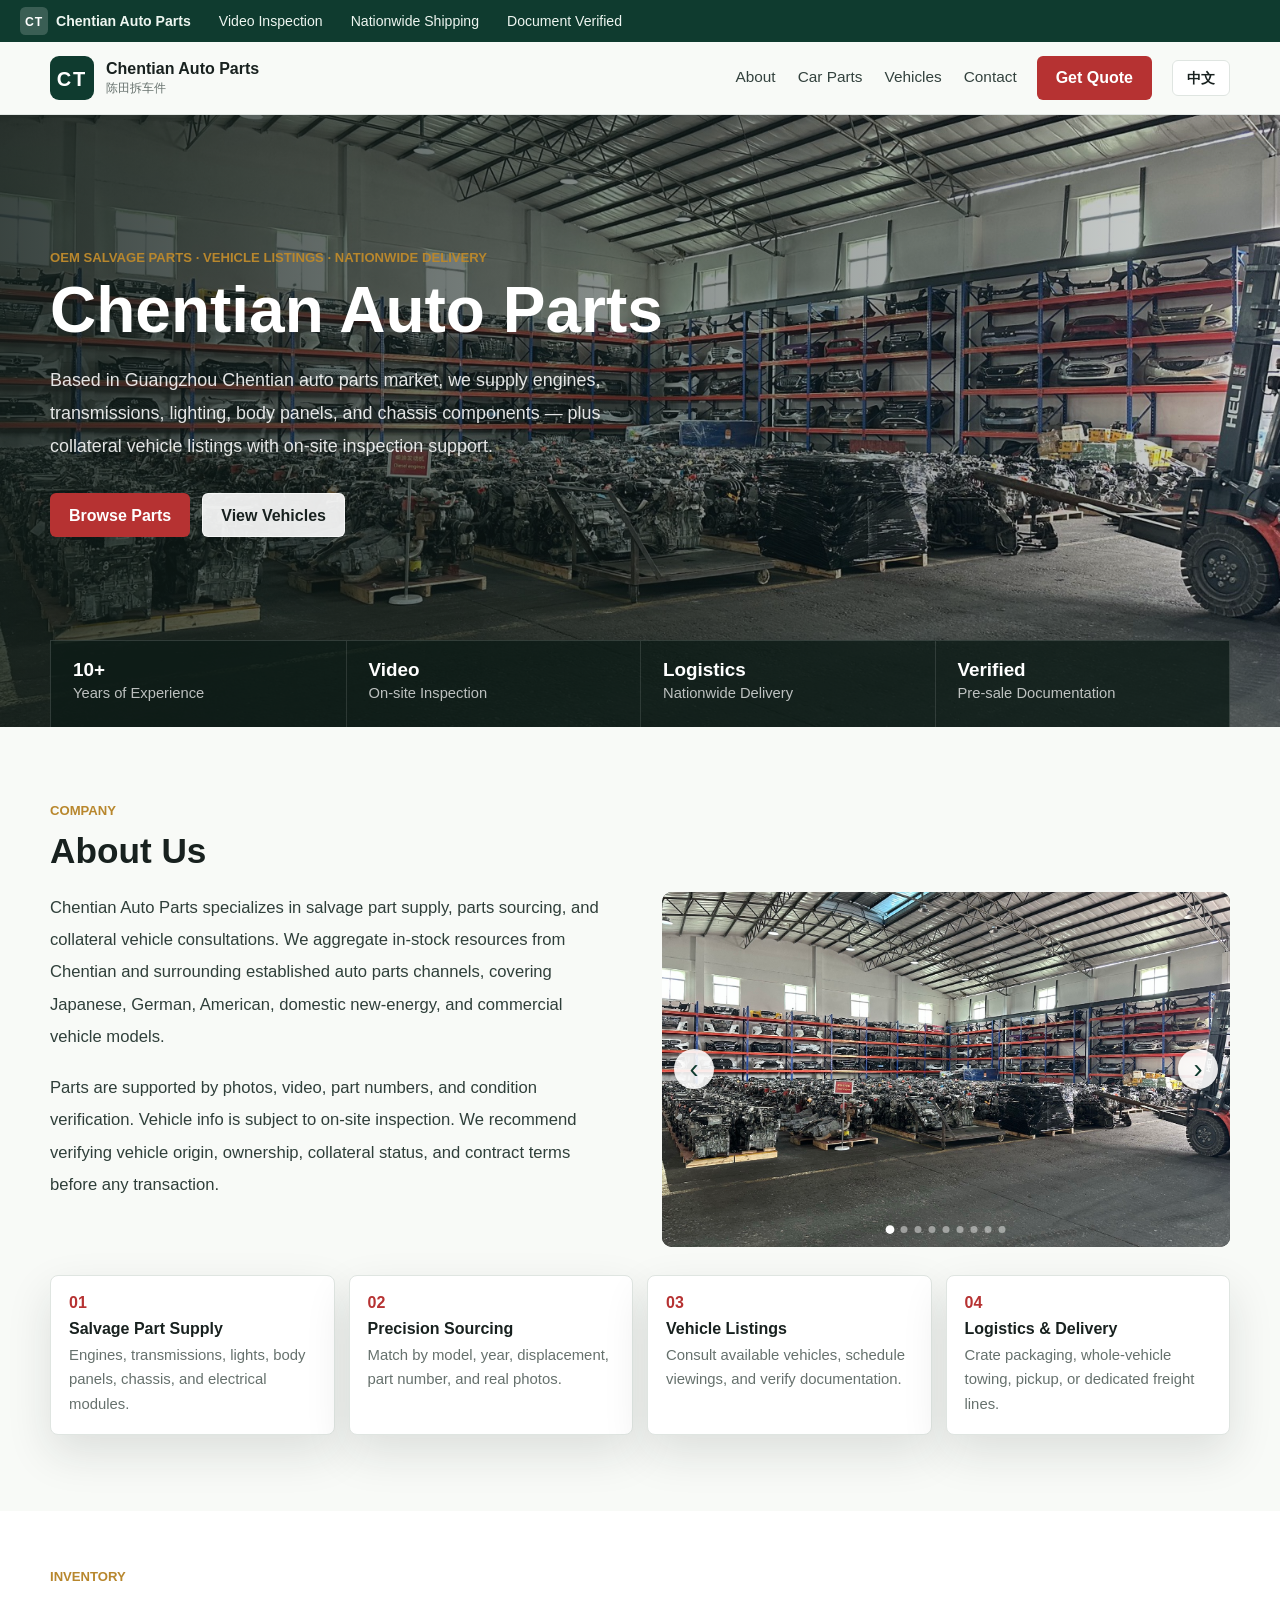
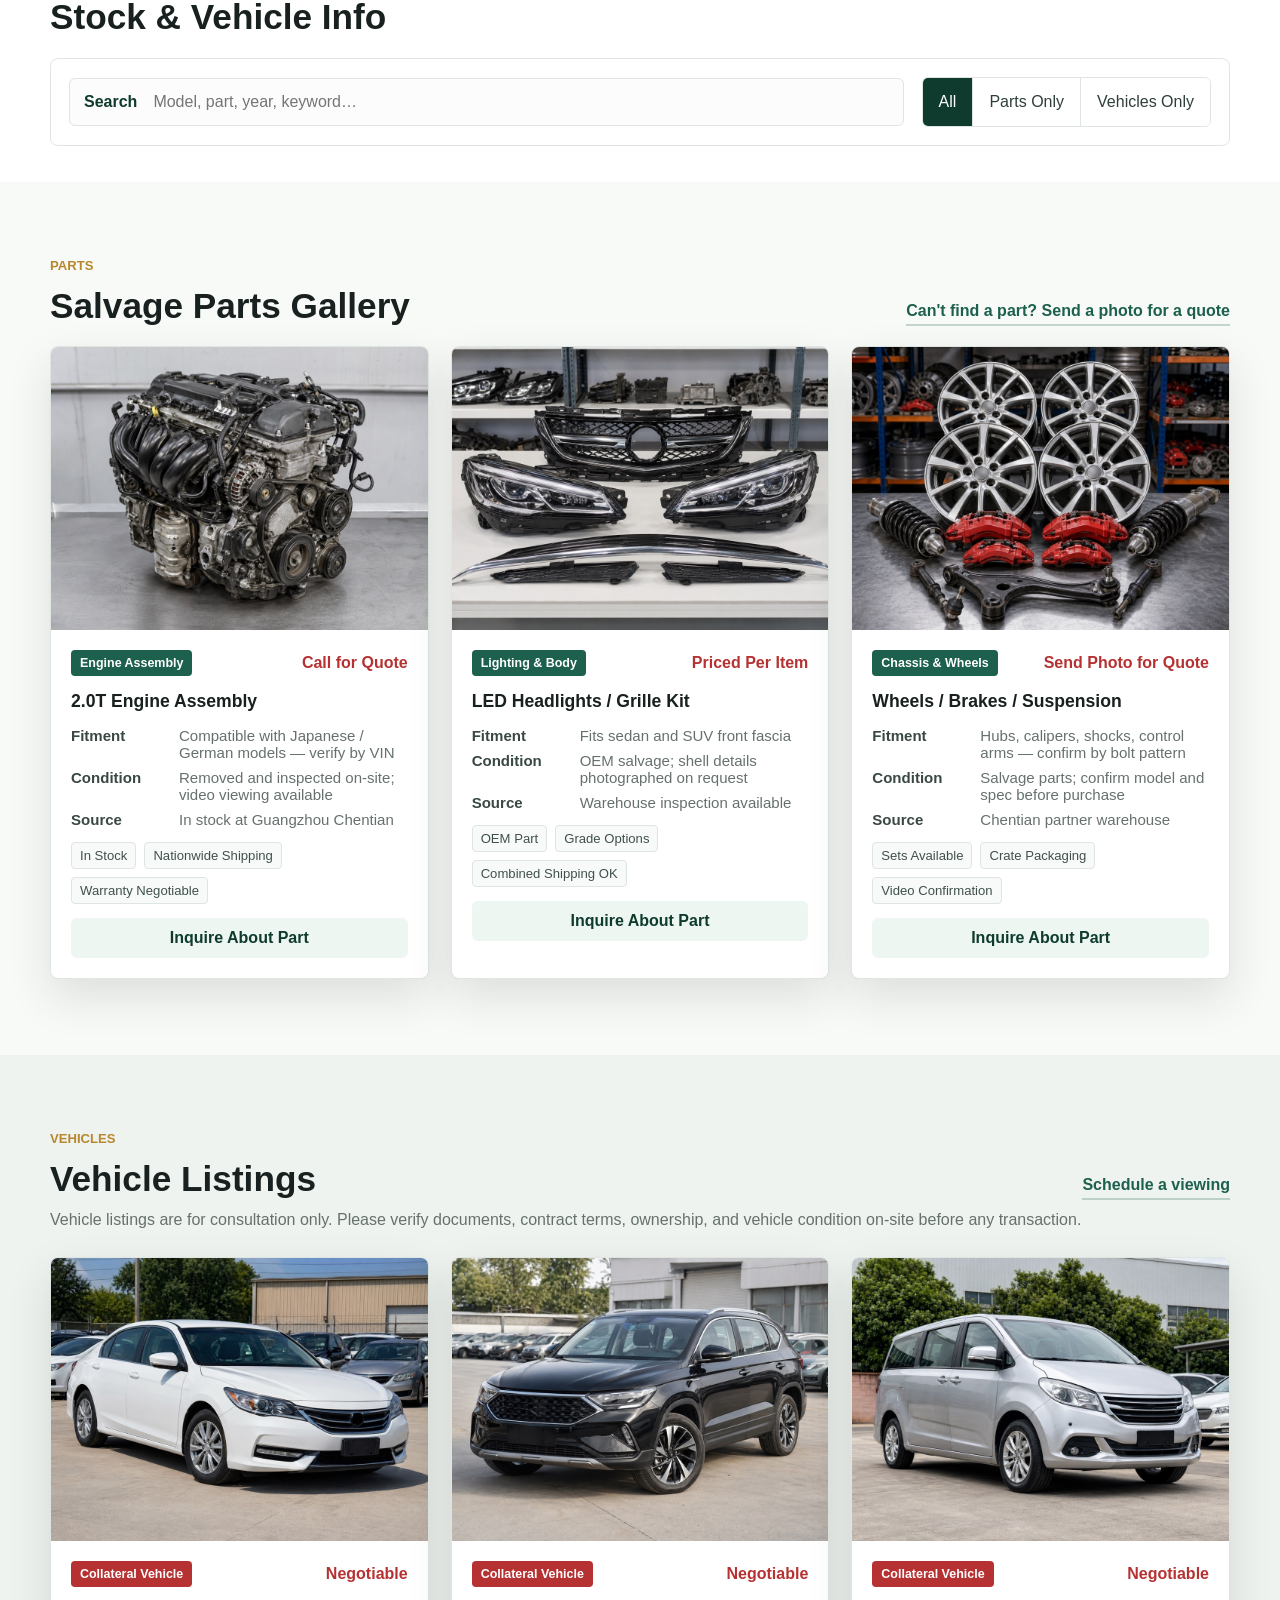
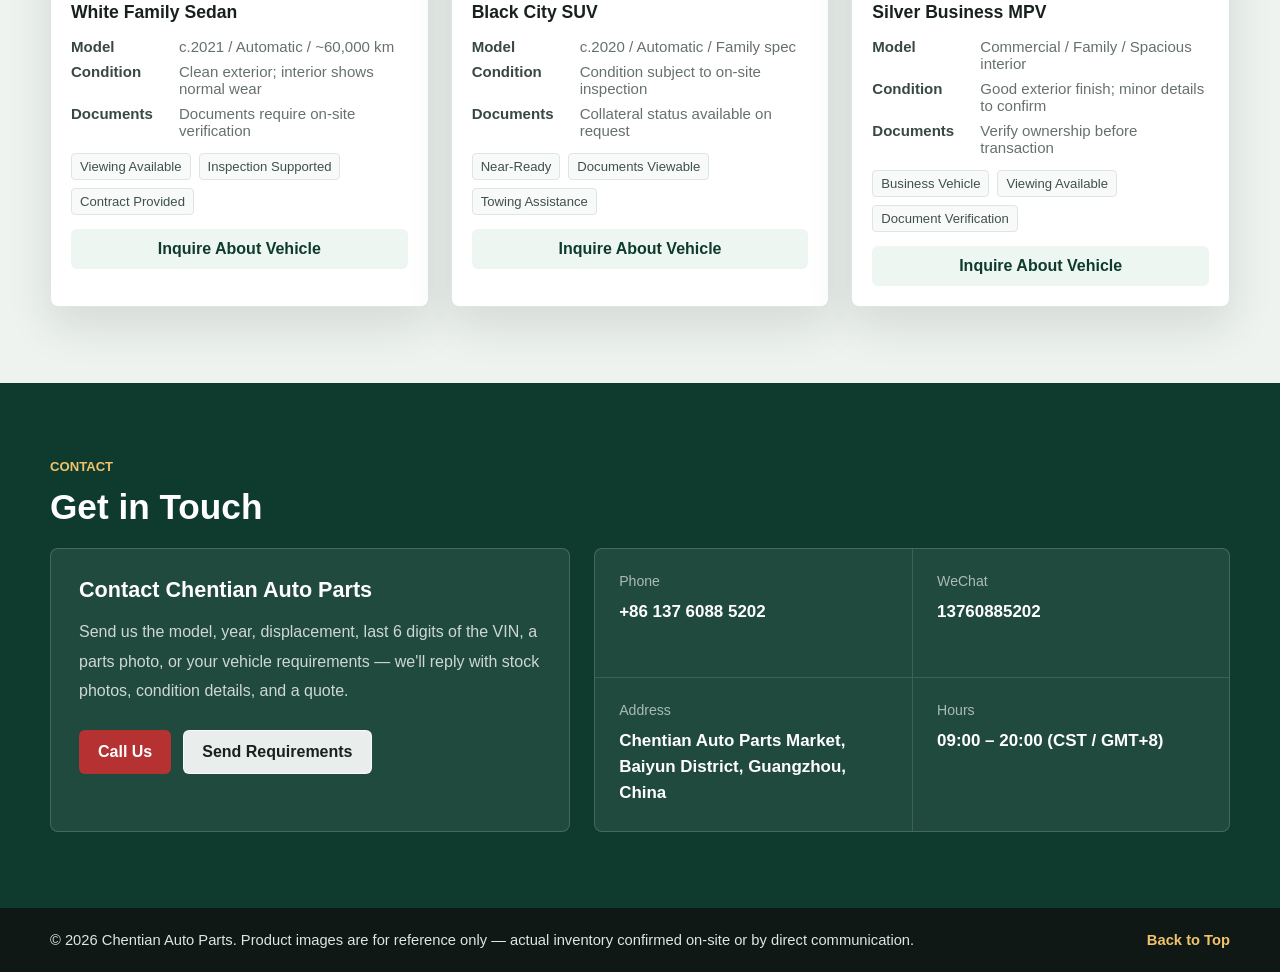
<file: index.html>
<!doctype html>
<html lang="en">
  <head>
    <meta charset="utf-8" />
    <meta name="viewport" content="width=device-width, initial-scale=1" />
    <meta name="description" content="Chentian Auto Parts — OEM salvage parts, engine, transmission, body panels, and collateral vehicle listings. Nationwide shipping from Guangzhou." />
    <meta name="theme-color" content="#0f3b2f" />
    <title>Chentian Auto Parts | OEM Salvage Parts & Vehicles</title>

    <!-- Open Graph (Facebook, WhatsApp, WeChat, LinkedIn, etc.) -->
    <meta property="og:type"        content="website" />
    <meta property="og:url"         content="https://chentian-carparts.aiden04c.workers.dev/" />
    <meta property="og:title"       content="Chentian Auto Parts | OEM Salvage Parts & Vehicles" />
    <meta property="og:description" content="OEM salvage parts, engines, transmissions, body panels, and collateral vehicle listings. Based in Guangzhou Chentian market — nationwide shipping." />
    <meta property="og:image"       content="https://chentian-carparts.aiden04c.workers.dev/assets/images/factory-1.jpg" />
    <meta property="og:image:width"  content="1200" />
    <meta property="og:image:height" content="630" />
    <meta property="og:locale"      content="en_US" />
    <meta property="og:site_name"   content="Chentian Auto Parts" />

    <!-- Twitter / X card -->
    <meta name="twitter:card"        content="summary_large_image" />
    <meta name="twitter:title"       content="Chentian Auto Parts | OEM Salvage Parts & Vehicles" />
    <meta name="twitter:description" content="OEM salvage parts, engines, transmissions, body panels, and collateral vehicle listings. Based in Guangzhou — nationwide shipping." />
    <meta name="twitter:image"       content="https://chentian-carparts.aiden04c.workers.dev/assets/images/factory-1.jpg" />

    <link rel="preload" href="assets/images/factory-1.jpg" as="image" />
    <link rel="stylesheet" href="assets/css/styles.css" />
    <link rel="icon" href="assets/images/favicon.svg" type="image/svg+xml" />
  </head>
  <body>
    <div class="topbar">
      <a class="topbar-brand" href="#home" aria-label="Chentian Auto Parts">
        <svg class="topbar-logo-svg" viewBox="0 0 32 32" fill="none" xmlns="http://www.w3.org/2000/svg">
          <rect width="32" height="32" rx="6" fill="rgba(255,255,255,0.18)"/>
          <text x="16" y="22" text-anchor="middle" fill="white"
            font-size="14" font-weight="900"
            font-family="-apple-system, BlinkMacSystemFont, 'Helvetica Neue', Arial, sans-serif"
            letter-spacing="1">CT</text>
        </svg>
        <span data-i18n="topbar-brand">Chentian Auto Parts</span>
      </a>
      <span data-i18n="topbar-video">Video Inspection</span>
      <span data-i18n="topbar-logistics">Nationwide Shipping</span>
      <span data-i18n="topbar-docs">Document Verified</span>
    </div>

    <header class="site-header">
      <a class="brand" href="#home" aria-label="Chentian Auto Parts">
        <svg class="brand-svg" viewBox="0 0 44 44" fill="none" xmlns="http://www.w3.org/2000/svg">
          <rect width="44" height="44" rx="9" fill="#0f3b2f"/>
          <text x="22" y="30" text-anchor="middle" fill="white"
            font-size="20" font-weight="900"
            font-family="-apple-system, BlinkMacSystemFont, 'Helvetica Neue', Arial, sans-serif"
            letter-spacing="2">CT</text>
        </svg>
        <span>
          <strong data-i18n="brand-name">Chentian Auto Parts</strong>
          <small data-i18n="brand-sub">陈田拆车件</small>
        </span>
      </a>

      <button class="hamburger" id="hamburger" type="button" aria-label="Open menu" aria-expanded="false">&#9776;</button>

      <div class="header-right">
        <nav class="main-nav" aria-label="Main navigation">
          <a href="#about" data-i18n="nav-about">About</a>
          <a href="#parts" data-i18n="nav-parts">Car Parts</a>
          <a href="#cars" data-i18n="nav-cars">Vehicles</a>
          <a href="#contact" data-i18n="nav-contact">Contact</a>
        </nav>
        <a class="nav-cta" href="#contact" data-i18n="nav-cta">Get Quote</a>
        <button class="lang-toggle" id="lang-toggle" type="button">中文</button>
      </div>
    </header>

    <main id="home">
      <section class="hero" aria-label="Chentian Auto Parts">
        <div class="hero-content">
          <p class="eyebrow" data-i18n="hero-eyebrow">OEM Salvage Parts · Vehicle Listings · Nationwide Delivery</p>
          <h1 data-i18n="hero-h1">Chentian Auto Parts</h1>
          <p class="hero-copy" data-i18n="hero-copy">
            Based in Guangzhou Chentian auto parts market, we supply engines, transmissions, lighting, body panels, and chassis components — plus collateral vehicle listings with on-site inspection support.
          </p>
          <div class="hero-actions" aria-label="Main actions">
            <a class="button button-primary" href="#parts" data-i18n="hero-btn-parts">Browse Parts</a>
            <a class="button button-secondary" href="#cars" data-i18n="hero-btn-cars">View Vehicles</a>
          </div>
        </div>

        <div class="hero-strip" aria-label="Service highlights">
          <div>
            <strong>10+</strong>
            <span data-i18n="strip-years">Years of Experience</span>
          </div>
          <div>
            <strong data-i18n="strip-video-title">Video</strong>
            <span data-i18n="strip-video-sub">On-site Inspection</span>
          </div>
          <div>
            <strong data-i18n="strip-logistics-title">Logistics</strong>
            <span data-i18n="strip-logistics-sub">Nationwide Delivery</span>
          </div>
          <div>
            <strong data-i18n="strip-docs-title">Verified</strong>
            <span data-i18n="strip-docs-sub">Pre-sale Documentation</span>
          </div>
        </div>
      </section>

      <section id="about" class="section section-about">
        <div class="section-heading">
          <p class="section-kicker">Company</p>
          <h2 data-i18n="about-h2">About Us</h2>
        </div>

        <div class="about-layout">
          <div class="about-copy">
            <p data-i18n="about-p1">
              Chentian Auto Parts specializes in salvage part supply, parts sourcing, and collateral vehicle consultations. We aggregate in-stock resources from Chentian and surrounding established auto parts channels, covering Japanese, German, American, domestic new-energy, and commercial vehicle models.
            </p>
            <p data-i18n="about-p2">
              Parts are supported by photos, video, part numbers, and condition verification. Vehicle info is subject to on-site inspection of the car, documents, and ownership status. We recommend verifying vehicle origin, ownership, collateral status, and contract terms before any transaction.
            </p>
          </div>

          <div class="photo-carousel" id="about-carousel" aria-label="Factory photos">
            <img src="assets/images/factory-1.jpg" alt="Parts warehouse — overview"           class="carousel-slide active" loading="eager"/>
            <img src="assets/images/factory-2.jpg" alt="Diesel engine stock"                  class="carousel-slide" loading="lazy"/>
            <img src="assets/images/factory-3.jpg" alt="Body panels and bumpers on shelves"   class="carousel-slide" loading="lazy"/>
            <img src="assets/images/factory-4.jpg" alt="Dismantled vehicles on the floor"     class="carousel-slide" loading="lazy"/>
            <img src="assets/images/factory-5.jpg" alt="Engine rows in storage"               class="carousel-slide" loading="lazy"/>
            <img src="assets/images/factory-6.jpg" alt="Body parts racking — side view"       class="carousel-slide" loading="lazy"/>
            <img src="assets/images/factory-7.jpg" alt="Vehicles lined up for dismantling"    class="carousel-slide" loading="lazy"/>
            <img src="assets/images/factory-8.jpg" alt="Full warehouse floor with vehicles"   class="carousel-slide" loading="lazy"/>
            <img src="assets/images/factory-9.jpg" alt="Engine and transmission close-up"     class="carousel-slide" loading="lazy"/>
            <button class="carousel-btn carousel-btn--prev" type="button" aria-label="Previous photo">&#8249;</button>
            <button class="carousel-btn carousel-btn--next" type="button" aria-label="Next photo">&#8250;</button>
            <div class="carousel-dots" aria-hidden="true">
              <span class="carousel-dot active"></span>
              <span class="carousel-dot"></span>
              <span class="carousel-dot"></span>
              <span class="carousel-dot"></span>
              <span class="carousel-dot"></span>
              <span class="carousel-dot"></span>
              <span class="carousel-dot"></span>
              <span class="carousel-dot"></span>
              <span class="carousel-dot"></span>
            </div>
          </div>
        </div>

        <div class="service-grid service-grid--row" aria-label="Services">
          <article>
            <span>01</span>
            <h3 data-i18n="svc1-title">Salvage Part Supply</h3>
            <p data-i18n="svc1-desc">Engines, transmissions, lights, body panels, chassis, and electrical modules.</p>
          </article>
          <article>
            <span>02</span>
            <h3 data-i18n="svc2-title">Precision Sourcing</h3>
            <p data-i18n="svc2-desc">Match by model, year, displacement, part number, and real photos.</p>
          </article>
          <article>
            <span>03</span>
            <h3 data-i18n="svc3-title">Vehicle Listings</h3>
            <p data-i18n="svc3-desc">Consult available vehicles, schedule viewings, and verify documentation.</p>
          </article>
          <article>
            <span>04</span>
            <h3 data-i18n="svc4-title">Logistics & Delivery</h3>
            <p data-i18n="svc4-desc">Crate packaging, whole-vehicle towing, pickup, or dedicated freight lines.</p>
          </article>
        </div>
      </section>

      <section class="section inventory-panel" aria-label="Inventory search">
        <div class="section-heading">
          <p class="section-kicker">Inventory</p>
          <h2 data-i18n="inventory-h2">Stock & Vehicle Info</h2>
        </div>

        <div class="stock-tools">
          <label class="search-box" for="stock-search">
            <span data-i18n="search-label">Search</span>
            <input id="stock-search" type="search" placeholder="Model, part, year, keyword…" autocomplete="off" data-i18n-placeholder="search-placeholder"/>
          </label>

          <div class="segment" aria-label="Inventory filter">
            <button class="segment-button is-active" type="button" data-filter="all"  data-i18n="filter-all">All</button>
            <button class="segment-button" type="button" data-filter="parts" data-i18n="filter-parts">Parts Only</button>
            <button class="segment-button" type="button" data-filter="cars"  data-i18n="filter-cars">Vehicles Only</button>
          </div>
        </div>
      </section>

      <section id="parts" class="section">
        <div class="section-heading inline-heading">
          <div>
            <p class="section-kicker">Parts</p>
            <h2 data-i18n="parts-h2">Salvage Parts Gallery</h2>
          </div>
          <a class="text-link" href="#contact" data-i18n="parts-cta">Can't find a part? Send a photo for a quote</a>
        </div>

        <div id="parts-grid" class="listing-grid" aria-live="polite"></div>
        <p id="parts-empty" class="empty-state" hidden data-i18n="parts-empty">No matching parts found — try a different keyword or contact us directly.</p>
      </section>

      <section id="cars" class="section section-alt">
        <div class="section-heading inline-heading">
          <div>
            <p class="section-kicker">Vehicles</p>
            <h2 data-i18n="cars-h2">Vehicle Listings</h2>
          </div>
          <a class="text-link" href="#contact" data-i18n="cars-cta">Schedule a viewing</a>
        </div>
        <p class="notice" data-i18n="cars-notice">Vehicle listings are for consultation only. Please verify documents, contract terms, ownership, and vehicle condition on-site before any transaction.</p>

        <div id="cars-grid" class="listing-grid" aria-live="polite"></div>
        <p id="cars-empty" class="empty-state" hidden data-i18n="cars-empty">No matching vehicles found — try a different keyword or contact us directly.</p>
      </section>

      <section id="contact" class="section contact-section">
        <div class="section-heading">
          <p class="section-kicker">Contact</p>
          <h2 data-i18n="contact-h2">Get in Touch</h2>
        </div>

        <div class="contact-layout">
          <div class="contact-card">
            <h3 data-i18n="contact-card-title">Contact Chentian Auto Parts</h3>
            <p data-i18n="contact-card-desc">
              Send us the model, year, displacement, last 6 digits of the VIN, a parts photo, or your vehicle requirements — we'll reply with stock photos, condition details, and a quote.
            </p>
            <div class="contact-actions">
              <a id="phone-link" class="button button-primary" href="tel:+8613800000000" data-i18n="contact-call">Call Us</a>
              <a id="sms-link" class="button button-secondary" href="sms:+8613800000000" data-i18n="contact-sms">Send Requirements</a>
            </div>
          </div>

          <dl class="contact-list">
            <div>
              <dt data-i18n="contact-dt-phone">Phone</dt>
              <dd id="contact-phone">13760885202</dd>
            </div>
            <div>
              <dt data-i18n="contact-dt-wechat">WeChat</dt>
              <dd id="contact-wechat">13760885202</dd>
            </div>
            <div>
              <dt data-i18n="contact-dt-address">Address</dt>
              <dd id="contact-address">广州市白云区</dd>
            </div>
            <div>
              <dt data-i18n="contact-dt-hours">Hours</dt>
              <dd id="contact-hours">09:00 - 20:00</dd>
            </div>
          </dl>
        </div>
      </section>
    </main>

    <footer class="site-footer">
      <p data-i18n="footer-copy">© <span id="year"></span> Chentian Auto Parts. Product images are for reference only — actual inventory confirmed on-site or by direct communication.</p>
      <a href="#home" data-i18n="footer-top">Back to Top</a>
    </footer>

    <script src="assets/js/data.js"></script>
    <script src="assets/js/main.js"></script>
  </body>
</html>
</file>
<file: assets/css/styles.css>
:root {
  color-scheme: light;
  --ink: #18211f;
  --muted: #66716d;
  --line: #dfe5e1;
  --paper: #f8faf7;
  --white: #ffffff;
  --green: #0f3b2f;
  --green-2: #1d604d;
  --red: #b63232;
  --gold: #b8872d;
  --steel: #495a64;
  --shadow: 0 18px 45px rgba(26, 34, 31, 0.12);
  --max: 1180px;
}

* {
  box-sizing: border-box;
}

html {
  scroll-behavior: smooth;
}

body {
  margin: 0;
  color: var(--ink);
  background: var(--paper);
  font-family: -apple-system, BlinkMacSystemFont, "Segoe UI", "PingFang SC", "Microsoft YaHei", sans-serif;
  letter-spacing: 0;
  overflow-x: hidden;
}

img {
  display: block;
  width: 100%;
}

a {
  color: inherit;
  text-decoration: none;
}

button,
input {
  font: inherit;
}

.topbar {
  display: flex;
  align-items: center;
  justify-content: flex-start;
  gap: 28px;
  padding: 7px 20px;
  color: #eef6f1;
  background: var(--green);
  font-size: 0.88rem;
}

.topbar-brand {
  display: inline-flex;
  align-items: center;
  gap: 8px;
  font-weight: 800;
}

.topbar-logo-svg {
  width: 28px;
  height: 28px;
  flex-shrink: 0;
}

.site-header {
  position: sticky;
  top: 0;
  z-index: 10;
  display: flex;
  align-items: center;
  justify-content: space-between;
  gap: 24px;
  padding: 14px max(24px, calc((100vw - var(--max)) / 2));
  border-bottom: 1px solid rgba(223, 229, 225, 0.82);
  background: rgba(248, 250, 247, 0.96);
  backdrop-filter: blur(16px);
}

.brand {
  display: inline-flex;
  align-items: center;
  gap: 12px;
  flex-shrink: 0;
}

.brand-svg {
  width: 44px;
  height: 44px;
  flex-shrink: 0;
}

.brand strong,
.brand small {
  display: block;
}

.brand strong {
  font-size: 1rem;
}

.brand small {
  margin-top: 2px;
  color: var(--muted);
  font-size: 0.76rem;
}

.header-right {
  display: flex;
  align-items: center;
  gap: 20px;
}

.main-nav {
  display: flex;
  align-items: center;
  gap: 22px;
  color: #33423e;
  font-size: 0.96rem;
}

.main-nav a {
  border-bottom: 2px solid transparent;
  padding: 4px 0;
}

.main-nav a:hover,
.main-nav a:focus-visible {
  border-color: var(--red);
}

.lang-toggle {
  display: inline-flex;
  align-items: center;
  justify-content: center;
  min-height: 36px;
  padding: 0 14px;
  border: 1.5px solid var(--line);
  border-radius: 6px;
  background: var(--white);
  color: var(--ink);
  font-size: 0.88rem;
  font-weight: 700;
  cursor: pointer;
  white-space: nowrap;
}

.lang-toggle:hover {
  border-color: var(--green);
  color: var(--green);
}

.hamburger {
  display: none;
  align-items: center;
  justify-content: center;
  width: 44px;
  height: 44px;
  border: none;
  border-radius: 6px;
  background: transparent;
  color: var(--ink);
  font-size: 1.5rem;
  cursor: pointer;
  flex-shrink: 0;
  line-height: 1;
}

.nav-cta,
.button {
  display: inline-flex;
  min-height: 44px;
  align-items: center;
  justify-content: center;
  border: 1px solid transparent;
  border-radius: 6px;
  padding: 0 18px;
  font-weight: 700;
  line-height: 1.2;
  cursor: pointer;
}

.nav-cta,
.button-primary {
  color: var(--white);
  background: var(--red);
}

.nav-cta:hover,
.button-primary:hover {
  background: #9f2929;
}

.button-secondary {
  color: var(--ink);
  border-color: rgba(255, 255, 255, 0.68);
  background: rgba(255, 255, 255, 0.9);
}

.button-secondary:hover {
  border-color: var(--green);
}

.hero {
  position: relative;
  display: grid;
  min-height: 68vh;
  align-items: end;
  padding: 88px max(24px, calc((100vw - var(--max)) / 2)) 0;
  color: var(--white);
  background:
    linear-gradient(90deg, rgba(15, 27, 23, 0.82) 0%, rgba(15, 27, 23, 0.52) 45%, rgba(15, 27, 23, 0.16) 100%),
    url("../images/factory-1.jpg") center / cover no-repeat;
}

.hero-content {
  max-width: 720px;
  padding-bottom: 56px;
}

.eyebrow,
.section-kicker {
  margin: 0 0 12px;
  color: var(--gold);
  font-weight: 800;
  text-transform: uppercase;
  font-size: 0.82rem;
}

.hero h1 {
  margin: 0;
  font-size: 4rem;
  line-height: 1.05;
}

.hero-copy {
  max-width: 620px;
  margin: 20px 0 0;
  color: rgba(255, 255, 255, 0.88);
  font-size: 1.12rem;
  line-height: 1.85;
}

.hero-actions {
  display: flex;
  flex-wrap: wrap;
  gap: 12px;
  margin-top: 30px;
}

.hero-strip {
  display: grid;
  grid-template-columns: repeat(4, 1fr);
  width: 100%;
  border: 1px solid rgba(255, 255, 255, 0.14);
  border-bottom: 0;
  background: rgba(13, 28, 23, 0.82);
}

.hero-strip div {
  min-height: 86px;
  padding: 18px 22px;
  border-left: 1px solid rgba(255, 255, 255, 0.12);
}

.hero-strip div:first-child {
  border-left: 0;
}

.hero-strip strong,
.hero-strip span {
  display: block;
}

.hero-strip strong {
  font-size: 1.18rem;
}

.hero-strip span {
  margin-top: 4px;
  color: rgba(255, 255, 255, 0.72);
  font-size: 0.92rem;
}

.section {
  padding: 76px max(24px, calc((100vw - var(--max)) / 2));
}

.section-alt {
  background: #eef3ef;
}

.section-heading {
  max-width: 680px;
  margin-bottom: 20px;
}

.section-heading h2 {
  margin: 0;
  font-size: 2.2rem;
  line-height: 1.18;
}

.inline-heading {
  display: flex;
  max-width: none;
  align-items: end;
  justify-content: space-between;
  gap: 24px;
}

.text-link {
  color: var(--green-2);
  font-weight: 800;
  border-bottom: 2px solid rgba(29, 96, 77, 0.24);
  padding-bottom: 4px;
}

.notice {
  margin: -14px 0 24px;
  color: var(--muted);
  line-height: 1.7;
}

.about-layout {
  display: grid;
  grid-template-columns: minmax(0, 1fr) minmax(0, 1fr);
  gap: 44px;
  align-items: start;
}

.about-copy {
  color: #2f3f3a;
  font-size: 1.04rem;
  line-height: 1.95;
}

.about-copy p {
  margin: 0 0 18px;
}

.photo-carousel {
  position: relative;
  border-radius: 10px;
  overflow: hidden;
  background: #101816;
  aspect-ratio: 16 / 10;
}

.carousel-slide {
  position: absolute;
  inset: 0;
  width: 100%;
  height: 100%;
  object-fit: cover;
  opacity: 0;
  transition: opacity 0.45s ease;
  pointer-events: none;
}

.carousel-slide.active {
  opacity: 1;
  pointer-events: auto;
}

.carousel-btn {
  position: absolute;
  top: 50%;
  transform: translateY(-50%);
  z-index: 2;
  width: 40px;
  height: 40px;
  border: none;
  border-radius: 50%;
  background: rgba(255, 255, 255, 0.88);
  color: var(--green);
  font-size: 1.7rem;
  line-height: 1;
  cursor: pointer;
  box-shadow: 0 2px 10px rgba(0, 0, 0, 0.25);
  transition: background 0.15s, transform 0.15s;
  display: flex;
  align-items: center;
  justify-content: center;
}

.carousel-btn:hover {
  background: white;
  transform: translateY(-50%) scale(1.1);
}

.carousel-btn--prev { left: 12px; }
.carousel-btn--next { right: 12px; }

.carousel-dots {
  position: absolute;
  bottom: 14px;
  left: 50%;
  transform: translateX(-50%);
  display: flex;
  gap: 7px;
  z-index: 2;
}

.carousel-dot {
  width: 7px;
  height: 7px;
  border-radius: 50%;
  background: rgba(255, 255, 255, 0.45);
  cursor: pointer;
  transition: background 0.2s, transform 0.2s;
}

.carousel-dot.active {
  background: white;
  transform: scale(1.25);
}

.service-grid {
  display: grid;
  grid-template-columns: repeat(2, minmax(0, 1fr));
  gap: 14px;
}

.service-grid--row {
  grid-template-columns: repeat(4, minmax(0, 1fr));
  margin-top: 28px;
}

.service-grid article,
.card,
.contact-card,
.contact-list,
.stock-tools {
  border: 1px solid var(--line);
  border-radius: 8px;
  background: var(--white);
  box-shadow: var(--shadow);
}

.service-grid article {
  padding: 18px;
}

.service-grid span {
  color: var(--red);
  font-weight: 900;
}

.service-grid h3 {
  margin: 8px 0 5px;
  font-size: 1rem;
}

.service-grid p {
  margin: 0;
  color: var(--muted);
  font-size: 0.93rem;
  line-height: 1.65;
}

.inventory-panel {
  padding-top: 58px;
  padding-bottom: 36px;
  background: var(--white);
}

.stock-tools {
  display: grid;
  grid-template-columns: minmax(260px, 1fr) auto;
  gap: 18px;
  align-items: center;
  padding: 18px;
  box-shadow: none;
}

.search-box {
  display: grid;
  grid-template-columns: auto 1fr;
  gap: 14px;
  align-items: center;
  min-height: 48px;
  border: 1px solid var(--line);
  border-radius: 6px;
  padding: 0 14px;
  background: #fbfcfb;
}

.search-box span {
  color: var(--green);
  font-weight: 800;
}

.search-box input {
  width: 100%;
  min-width: 0;
  border: 0;
  outline: 0;
  background: transparent;
  color: var(--ink);
}

.segment {
  display: grid;
  grid-template-columns: repeat(3, auto);
  border: 1px solid var(--line);
  border-radius: 6px;
  overflow: hidden;
}

.segment-button {
  min-height: 48px;
  border: 0;
  border-left: 1px solid var(--line);
  padding: 0 16px;
  color: #2f3f3a;
  background: var(--white);
  cursor: pointer;
}

.segment-button:first-child {
  border-left: 0;
}

.segment-button.is-active {
  color: var(--white);
  background: var(--green);
}

.listing-grid {
  display: grid;
  grid-template-columns: repeat(3, minmax(0, 1fr));
  gap: 22px;
  width: 100%;
  min-width: 0;
}

.card {
  overflow: hidden;
}

.card-media {
  aspect-ratio: 4 / 3;
  background: #dfe5e1;
}

.card-media img {
  height: 100%;
  object-fit: cover;
}

.card-body {
  display: grid;
  gap: 14px;
  padding: 20px;
  min-width: 0;
  overflow: hidden;
}

.card-topline {
  display: flex;
  align-items: center;
  justify-content: space-between;
  gap: 12px;
}

.badge {
  display: inline-flex;
  align-items: center;
  min-height: 26px;
  border-radius: 4px;
  padding: 0 9px;
  color: var(--white);
  background: var(--steel);
  font-size: 0.78rem;
  font-weight: 800;
}

.badge.parts {
  background: var(--green-2);
}

.badge.cars {
  background: var(--red);
}

.price {
  color: var(--red);
  font-weight: 900;
}

.card h3 {
  margin: 0;
  font-size: 1.1rem;
  line-height: 1.35;
  overflow-wrap: break-word;
}

.meta-list {
  display: grid;
  gap: 8px;
  margin: 0;
  color: var(--muted);
  font-size: 0.94rem;
}

.meta-list div {
  display: grid;
  grid-template-columns: 96px 1fr;
  gap: 12px;
  min-width: 0;
}

.meta-list dt {
  color: #394843;
  font-weight: 800;
  min-width: 0;
}

.meta-list dd {
  margin: 0;
  min-width: 0;
  overflow-wrap: break-word;
  word-break: break-word;
}

.tag-row {
  display: flex;
  flex-wrap: wrap;
  gap: 8px;
}

.tag-row span {
  border: 1px solid var(--line);
  border-radius: 4px;
  padding: 5px 8px;
  color: #40504b;
  background: #f7faf8;
  font-size: 0.82rem;
}

.card-action {
  display: inline-flex;
  min-height: 40px;
  align-items: center;
  justify-content: center;
  border-radius: 6px;
  color: var(--green);
  background: #edf6f1;
  font-weight: 900;
}

.card-action:hover {
  color: var(--white);
  background: var(--green);
}

.empty-state {
  margin: 0;
  border: 1px dashed #bdc8c1;
  border-radius: 8px;
  padding: 28px;
  color: var(--muted);
  background: var(--white);
}

.contact-section {
  background: var(--green);
  color: var(--white);
}

.contact-section .section-kicker {
  color: #f0c36a;
}

.contact-layout {
  display: grid;
  grid-template-columns: minmax(0, 0.9fr) minmax(0, 1.1fr);
  gap: 24px;
}

.contact-card,
.contact-list {
  border-color: rgba(255, 255, 255, 0.16);
  background: rgba(255, 255, 255, 0.08);
  box-shadow: none;
}

.contact-card {
  padding: 28px;
}

.contact-card h3 {
  margin: 0 0 14px;
  font-size: 1.35rem;
}

.contact-card p {
  margin: 0;
  color: rgba(255, 255, 255, 0.78);
  line-height: 1.85;
}

.contact-actions {
  display: flex;
  flex-wrap: wrap;
  gap: 12px;
  margin-top: 24px;
}

.contact-list {
  display: grid;
  grid-template-columns: repeat(2, minmax(0, 1fr));
  margin: 0;
}

.contact-list div {
  min-height: 128px;
  padding: 24px;
  border-left: 1px solid rgba(255, 255, 255, 0.12);
  border-top: 1px solid rgba(255, 255, 255, 0.12);
}

.contact-list div:nth-child(1),
.contact-list div:nth-child(2) {
  border-top: 0;
}

.contact-list div:nth-child(odd) {
  border-left: 0;
}

.contact-list dt {
  color: rgba(255, 255, 255, 0.62);
  font-size: 0.88rem;
}

.contact-list dd {
  margin: 10px 0 0;
  font-size: 1.06rem;
  font-weight: 800;
  line-height: 1.55;
}

.site-footer {
  display: flex;
  align-items: center;
  justify-content: space-between;
  gap: 20px;
  padding: 24px max(24px, calc((100vw - var(--max)) / 2));
  color: #dbe7e1;
  background: #101816;
  font-size: 0.92rem;
}

.site-footer p {
  margin: 0;
}

.site-footer a {
  color: #f0c36a;
  font-weight: 800;
}

@media (max-width: 980px) {
  .site-header {
    align-items: flex-start;
    flex-wrap: wrap;
  }

  .topbar {
    overflow-x: auto;
    overflow-y: hidden;
    white-space: nowrap;
    -webkit-overflow-scrolling: touch;
  }

  .topbar::-webkit-scrollbar {
    display: none;
  }

  .header-right {
    order: 3;
    width: 100%;
    flex-wrap: wrap;
    gap: 12px;
  }

  .main-nav {
    width: 100%;
    justify-content: flex-start;
    overflow-x: auto;
    padding-bottom: 2px;
  }

  .hero {
    min-height: 64vh;
  }

  .hero h1 {
    font-size: 3rem;
  }

  .about-layout,
  .contact-layout {
    grid-template-columns: 1fr;
  }

  .service-grid--row {
    grid-template-columns: repeat(2, minmax(0, 1fr));
  }

  .photo-carousel {
    aspect-ratio: 16 / 9;
  }

  .stock-tools {
    grid-template-columns: 1fr;
  }

  .segment {
    grid-template-columns: repeat(3, 1fr);
  }

  .listing-grid {
    grid-template-columns: repeat(2, minmax(0, 1fr));
  }
}

@media (max-width: 768px) {
  /* ── Header ─────────────────────────────────────── */
  .site-header {
    flex-wrap: nowrap;
    align-items: center;
    padding: 12px 16px;
  }

  .hamburger {
    display: flex;
    margin-left: auto;
  }

  /* Override the 980px wrapping behaviour */
  .header-right {
    display: none;
    order: unset;
    position: absolute;
    top: 100%;
    left: 0;
    right: 0;
    width: auto;
    flex-direction: column;
    align-items: stretch;
    gap: 0;
    padding: 4px 16px 20px;
    background: rgba(248, 250, 247, 0.98);
    border-bottom: 2px solid var(--line);
    backdrop-filter: blur(16px);
    z-index: 100;
    box-shadow: 0 8px 24px rgba(0, 0, 0, 0.1);
    max-height: calc(100vh - 68px);
    overflow-y: auto;
  }

  .header-right.is-open {
    display: flex;
  }

  .main-nav {
    flex-direction: column;
    align-items: flex-start;
    gap: 0;
    width: 100%;
    overflow-x: visible;
    padding-bottom: 0;
  }

  .main-nav a {
    display: block;
    width: 100%;
    padding: 14px 0;
    border-bottom: 1px solid var(--line);
    font-size: 1rem;
    border-bottom-width: 1px;
  }

  .header-right .nav-cta {
    display: flex;
    width: 100%;
    margin-top: 14px;
    justify-content: center;
    min-height: 48px;
  }

  .header-right .lang-toggle {
    display: flex;
    width: 100%;
    margin-top: 8px;
    justify-content: center;
    min-height: 44px;
  }

  /* ── Topbar ──────────────────────────────────────── */
  .topbar {
    overflow-x: auto;
    overflow-y: hidden;
    white-space: nowrap;
    -webkit-overflow-scrolling: touch;
    gap: 20px;
    padding: 8px 16px;
    justify-content: flex-start;
  }

  .topbar::-webkit-scrollbar {
    display: none;
  }

  /* ── Hero ────────────────────────────────────────── */
  .hero {
    min-height: auto;
    padding: 48px 16px 0;
  }

  .hero-content {
    padding-bottom: 24px;
  }

  .hero h1 {
    font-size: 2rem;
  }

  .hero-copy {
    font-size: 0.95rem;
    line-height: 1.75;
    margin-top: 14px;
  }

  /* ── Stats bar: 2 × 2 grid ───────────────────────── */
  .hero-strip {
    grid-template-columns: repeat(2, minmax(0, 1fr));
  }

  .hero-strip div {
    min-height: 70px;
    padding: 14px 16px;
  }

  .hero-strip div:nth-child(odd) {
    border-left: 0;
  }

  .hero-strip div:nth-child(3),
  .hero-strip div:nth-child(4) {
    border-top: 1px solid rgba(255, 255, 255, 0.12);
  }

  .hero-strip strong {
    font-size: 1.05rem;
  }

  .hero-strip span {
    font-size: 0.82rem;
  }

  /* ── Sections ────────────────────────────────────── */
  .section {
    padding: 48px 16px;
  }

  .section-heading h2 {
    font-size: 1.65rem;
  }

  /* ── About ───────────────────────────────────────── */
  .about-layout,
  .contact-layout {
    grid-template-columns: 1fr;
  }

  .photo-carousel {
    aspect-ratio: 4 / 3;
  }

  /* ── Service cards ───────────────────────────────── */
  .service-grid,
  .service-grid--row {
    grid-template-columns: 1fr;
    margin-top: 20px;
  }

  /* ── Inventory ───────────────────────────────────── */
  .stock-tools {
    grid-template-columns: 1fr;
  }

  .segment {
    grid-template-columns: repeat(3, 1fr);
  }

  .segment-button {
    padding: 0 8px;
    font-size: 0.84rem;
  }

  /* ── Listings ────────────────────────────────────── */
  .listing-grid {
    grid-template-columns: 1fr;
    gap: 16px;
  }

  .inline-heading {
    display: block;
  }

  .inline-heading .text-link {
    display: inline-flex;
    margin-top: 14px;
  }

  /* ── Contact ─────────────────────────────────────── */
  .contact-card {
    padding: 20px;
  }

  .contact-list {
    grid-template-columns: 1fr;
  }

  .contact-list div,
  .contact-list div:nth-child(2) {
    border-left: 0;
    border-top: 1px solid rgba(255, 255, 255, 0.12);
    min-height: auto;
    padding: 20px 16px;
  }

  .contact-list div:first-child {
    border-top: 0;
  }

  /* ── Footer ──────────────────────────────────────── */
  .site-footer {
    display: block;
    padding: 20px 16px;
  }

  .site-footer a {
    display: inline-flex;
    margin-top: 12px;
  }
}
</file>
